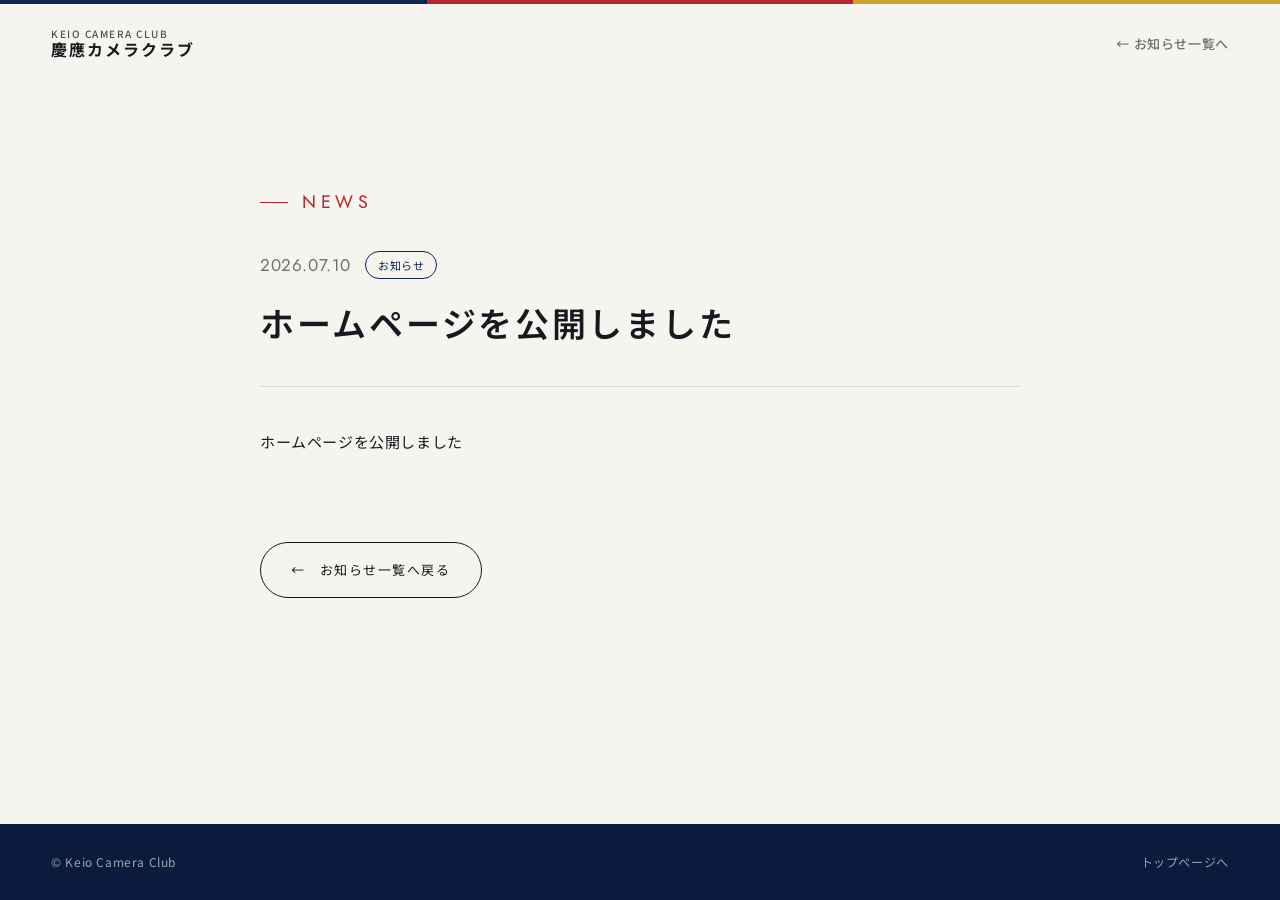
<file: news/20260710.html>
<!DOCTYPE html>
<html lang="ja">
<head>
<meta charset="UTF-8">
<meta name="viewport" content="width=device-width, initial-scale=1.0">
<title>ホームページを公開しました | 慶應カメラクラブ</title>
<link rel="icon" href="../favicon.ico" sizes="any">
<link rel="icon" href="../favicon-32.png" type="image/png" sizes="32x32">
<link rel="apple-touch-icon" href="../apple-touch-icon.png">
<link rel="preconnect" href="https://fonts.googleapis.com">
<link rel="preconnect" href="https://fonts.gstatic.com" crossorigin>
<link href="https://fonts.googleapis.com/css2?family=Jost:wght@300;400;500&family=Noto+Sans+JP:wght@300;400;500;600;700;900&display=swap" rel="stylesheet">
<link rel="stylesheet" href="news.css">
</head>
<body>

<div class="tricolor"><i></i><i></i><i></i></div>
<header class="header">
    <a href="../index.html" class="logo">

        <span class="logo__text"><small>KEIO CAMERA CLUB</small><strong>慶應カメラクラブ</strong></span>
    </a>
    <a href="../index.html#news" class="back">← お知らせ一覧へ</a>
</header>

<main class="article">
    <p class="article__en">News</p>
    <div class="article__meta"><time>2026.07.10</time><span class="tag">お知らせ</span></div>
    <h1 class="article__title">ホームページを公開しました</h1>

    <div class="article__body">
        <p>ホームページを公開しました</p>
    </div>

    <a href="../index.html#news" class="btn">お知らせ一覧へ戻る</a>
</main>

<footer class="footer">
    <span>&copy; Keio Camera Club</span>
    <a href="../index.html">トップページへ</a>
</footer>

</body>
</html>
</file>
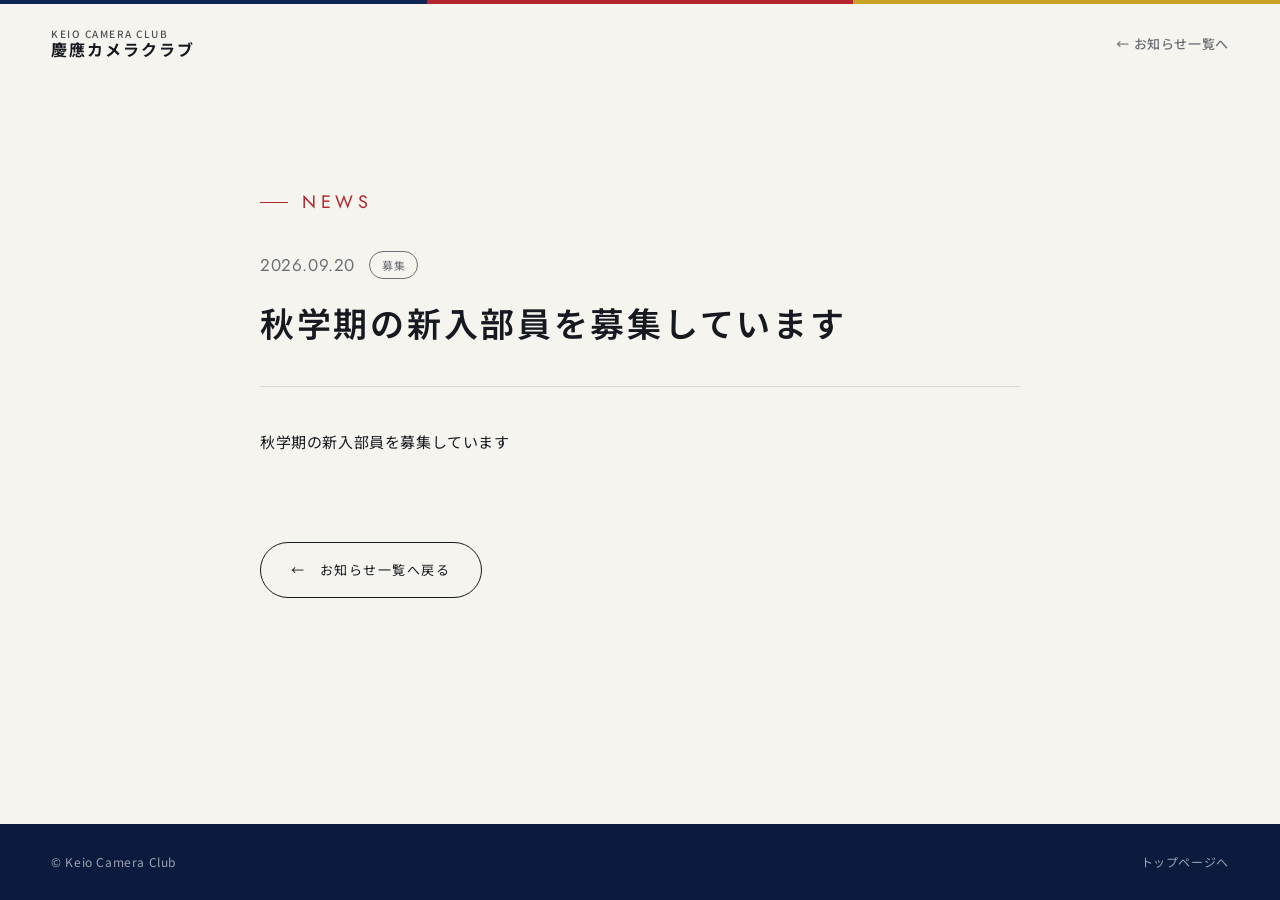
<file: news/20260920.html>
<!DOCTYPE html>
<html lang="ja">
<head>
<meta charset="UTF-8">
<meta name="viewport" content="width=device-width, initial-scale=1.0">
<title>秋学期の新入部員を募集しています | 慶應カメラクラブ</title>
<link rel="icon" href="../favicon.ico" sizes="any">
<link rel="icon" href="../favicon-32.png" type="image/png" sizes="32x32">
<link rel="apple-touch-icon" href="../apple-touch-icon.png">
<link rel="preconnect" href="https://fonts.googleapis.com">
<link rel="preconnect" href="https://fonts.gstatic.com" crossorigin>
<link href="https://fonts.googleapis.com/css2?family=Jost:wght@300;400;500&family=Noto+Sans+JP:wght@300;400;500;600;700;900&display=swap" rel="stylesheet">
<link rel="stylesheet" href="news.css">
</head>
<body>

<div class="tricolor"><i></i><i></i><i></i></div>
<header class="header">
    <a href="../index.html" class="logo">

        <span class="logo__text"><small>KEIO CAMERA CLUB</small><strong>慶應カメラクラブ</strong></span>
    </a>
    <a href="../index.html#news" class="back">← お知らせ一覧へ</a>
</header>

<main class="article">
    <p class="article__en">News</p>
    <div class="article__meta"><time>2026.09.20</time><span class="tag tag--gold">募集</span></div>
    <h1 class="article__title">秋学期の新入部員を募集しています</h1>

    <div class="article__body">
        <p>秋学期の新入部員を募集しています</p>
    </div>

    <a href="../index.html#news" class="btn">お知らせ一覧へ戻る</a>
</main>

<footer class="footer">
    <span>&copy; Keio Camera Club</span>
    <a href="../index.html">トップページへ</a>
</footer>

</body>
</html>
</file>
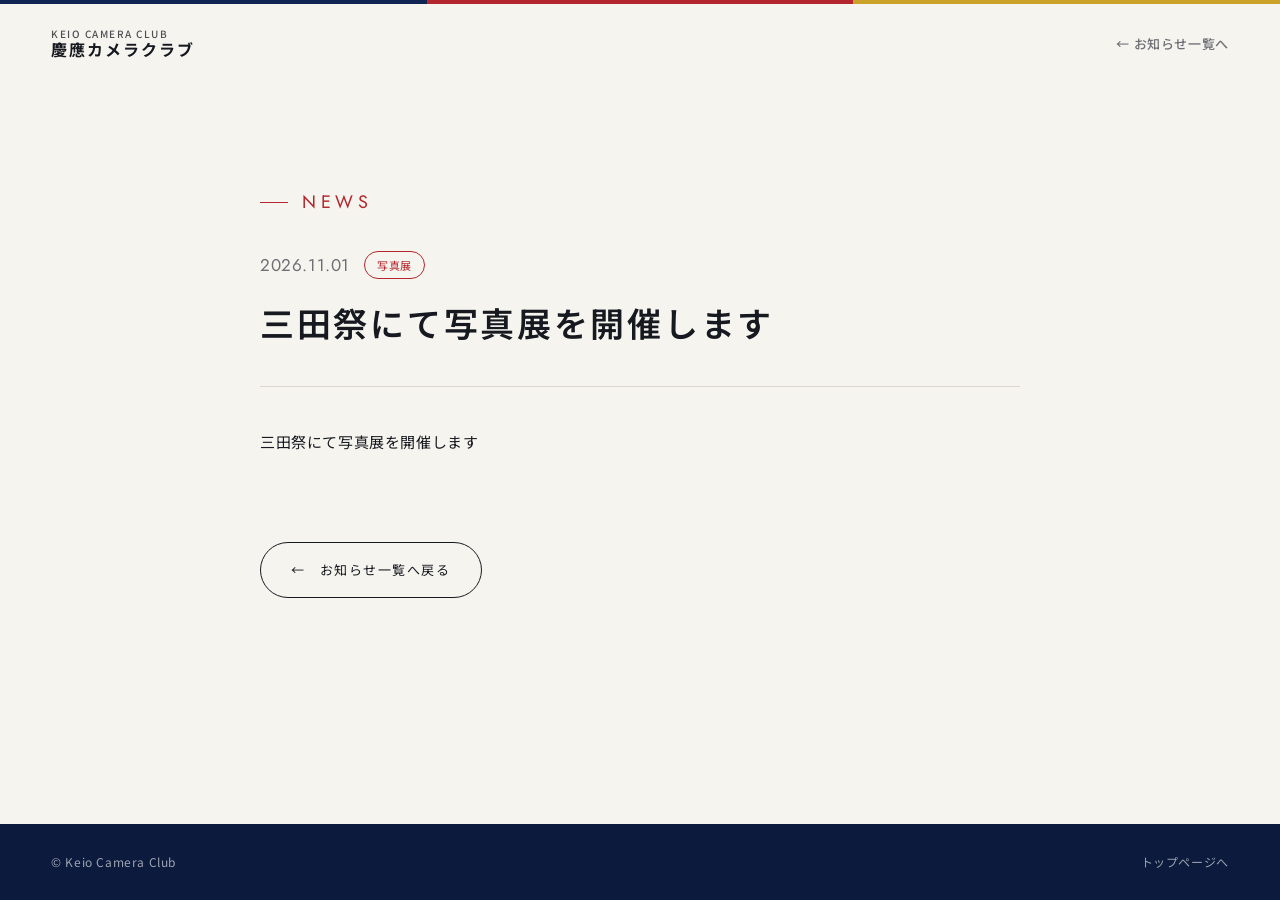
<file: news/20261101.html>
<!DOCTYPE html>
<html lang="ja">
<head>
<meta charset="UTF-8">
<meta name="viewport" content="width=device-width, initial-scale=1.0">
<title>三田祭にて写真展を開催します | 慶應カメラクラブ</title>
<link rel="icon" href="../favicon.ico" sizes="any">
<link rel="icon" href="../favicon-32.png" type="image/png" sizes="32x32">
<link rel="apple-touch-icon" href="../apple-touch-icon.png">
<link rel="preconnect" href="https://fonts.googleapis.com">
<link rel="preconnect" href="https://fonts.gstatic.com" crossorigin>
<link href="https://fonts.googleapis.com/css2?family=Jost:wght@300;400;500&family=Noto+Sans+JP:wght@300;400;500;600;700;900&display=swap" rel="stylesheet">
<link rel="stylesheet" href="news.css">
</head>
<body>

<div class="tricolor"><i></i><i></i><i></i></div>
<header class="header">
    <a href="../index.html" class="logo">

        <span class="logo__text"><small>KEIO CAMERA CLUB</small><strong>慶應カメラクラブ</strong></span>
    </a>
    <a href="../index.html#news" class="back">← お知らせ一覧へ</a>
</header>

<main class="article">
    <p class="article__en">News</p>
    <div class="article__meta"><time>2026.11.01</time><span class="tag tag--red">写真展</span></div>
    <h1 class="article__title">三田祭にて写真展を開催します</h1>

    <div class="article__body">
        <p>三田祭にて写真展を開催します</p>
    </div>

    <a href="../index.html#news" class="btn">お知らせ一覧へ戻る</a>
</main>

<footer class="footer">
    <span>&copy; Keio Camera Club</span>
    <a href="../index.html">トップページへ</a>
</footer>

</body>
</html>
</file>
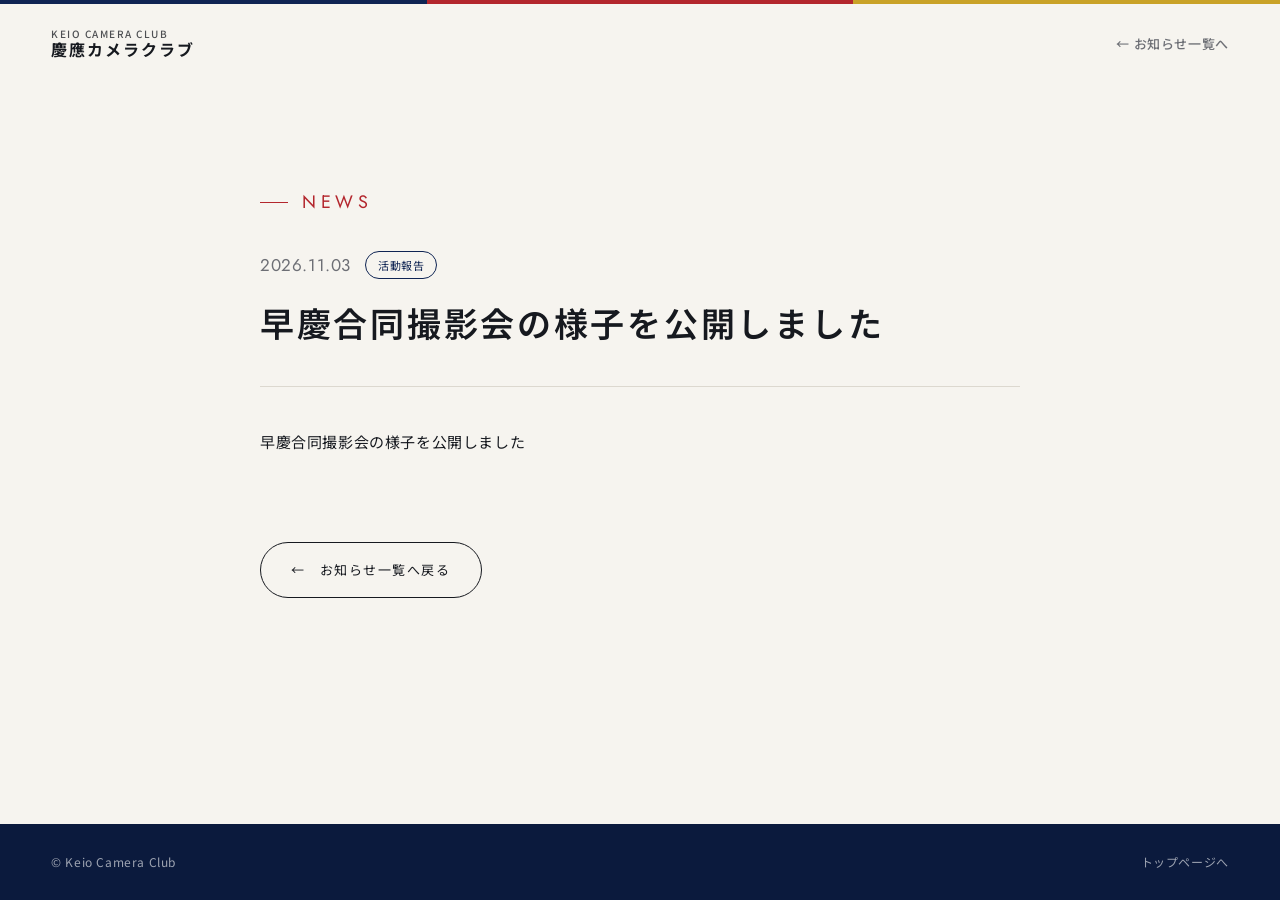
<file: news/20261103.html>
<!DOCTYPE html>
<html lang="ja">
<head>
<meta charset="UTF-8">
<meta name="viewport" content="width=device-width, initial-scale=1.0">
<title>早慶合同撮影会の様子を公開しました | 慶應カメラクラブ</title>
<link rel="icon" href="../favicon.ico" sizes="any">
<link rel="icon" href="../favicon-32.png" type="image/png" sizes="32x32">
<link rel="apple-touch-icon" href="../apple-touch-icon.png">
<link rel="preconnect" href="https://fonts.googleapis.com">
<link rel="preconnect" href="https://fonts.gstatic.com" crossorigin>
<link href="https://fonts.googleapis.com/css2?family=Jost:wght@300;400;500&family=Noto+Sans+JP:wght@300;400;500;600;700;900&display=swap" rel="stylesheet">
<link rel="stylesheet" href="news.css">
</head>
<body>

<div class="tricolor"><i></i><i></i><i></i></div>
<header class="header">
    <a href="../index.html" class="logo">

        <span class="logo__text"><small>KEIO CAMERA CLUB</small><strong>慶應カメラクラブ</strong></span>
    </a>
    <a href="../index.html#news" class="back">← お知らせ一覧へ</a>
</header>

<main class="article">
    <p class="article__en">News</p>
    <div class="article__meta"><time>2026.11.03</time><span class="tag">活動報告</span></div>
    <h1 class="article__title">早慶合同撮影会の様子を公開しました</h1>

    <div class="article__body">
        <p>早慶合同撮影会の様子を公開しました</p>
    </div>

    <a href="../index.html#news" class="btn">お知らせ一覧へ戻る</a>
</main>

<footer class="footer">
    <span>&copy; Keio Camera Club</span>
    <a href="../index.html">トップページへ</a>
</footer>

</body>
</html>
</file>
<file: news/news.css>
:root {
    --paper: #f6f4ef; --white: #fff; --ink: #16191f; --muted: #6d6f75; --line: #dcd8cf;
    --navy: #0f2453; --red: #b3262d; --gold: #c9a227;
    --serif-en: "Jost", "Noto Sans JP", sans-serif; --serif-ja: "Noto Sans JP", sans-serif; --sans: "Noto Sans JP", sans-serif;
}
*, *::before, *::after { box-sizing: border-box; }
body { font-synthesis: none; min-height: 100vh; display: flex; flex-direction: column; margin: 0; background: var(--paper); color: var(--ink); font-family: var(--sans); font-size: 15px; line-height: 2; letter-spacing: .04em; -webkit-font-smoothing: antialiased; }
a { color: inherit; text-decoration: none; }
img { display: block; max-width: 100%; margin: 2em 0; }

.tricolor { display: flex; height: 4px; }
.tricolor i { flex: 1; }
.tricolor i:nth-child(1) { background: var(--navy); }
.tricolor i:nth-child(2) { background: var(--red); }
.tricolor i:nth-child(3) { background: var(--gold); }

.header { display: flex; align-items: center; justify-content: space-between; width: min(1320px, 92vw); height: 80px; margin: 0 auto; }
.logo { display: flex; align-items: center; gap: 12px; line-height: 1.2; }
.logo__mark { display: grid; place-items: center; width: 40px; height: 40px; border: 1px solid currentColor; border-radius: 50%; font-family: var(--serif-en); font-size: 15px; font-weight: 500; }
.logo__text small { display: block; font-size: 10px; font-weight: 500; letter-spacing: .15em; opacity: .75; }
.logo__text strong { font-family: var(--serif-ja); font-size: 16px; font-weight: 700; letter-spacing: .12em; }
.back { font-size: 13px; font-weight: 500; color: var(--muted); transition: color .3s; }
.back:hover { color: var(--red); }

.article { flex: 1; width: min(760px, 88vw); margin: 0 auto; padding: 100px 0 140px; }
.article__en { display: flex; align-items: center; gap: 14px; margin: 0 0 28px; font-family: var(--serif-en); font-style: normal; font-size: 18px; color: var(--red); }
.article__en::before { content: ""; width: 28px; height: 1px; background: currentColor; }
.article__meta { display: flex; align-items: center; gap: 14px; }
.article__meta time { font-family: var(--serif-en); font-size: 17px; color: var(--muted); }
.tag { padding: 2px 12px; border: 1px solid var(--navy); border-radius: 999px; font-size: 11px; color: var(--navy); }
.tag--red { border-color: var(--red); color: var(--red); }
.tag--gold { border-color: var(--muted); color: var(--muted); }
.article__title { font-weight: 600; margin: 14px 0 0; padding-bottom: 36px; border-bottom: 1px solid var(--line); font-family: var(--serif-ja); font-weight: 600; font-size: clamp(24px, 3.4vw, 34px); line-height: 1.6; letter-spacing: .08em; }
.article__body { padding: 40px 0 64px; }
.article__body p { margin: 0 0 1.4em; }

.btn { display: inline-flex; align-items: center; gap: 14px; padding: 14px 30px; border: 1px solid currentColor; border-radius: 999px; font-size: 13px; letter-spacing: .12em; transition: background .3s, color .3s; }
.btn::before { content: "←"; }
.btn:hover { background: var(--ink); border-color: var(--ink); color: #fff; }

.footer { display: flex; justify-content: space-between; padding: 26px 4vw; background: #0b1a3d; color: rgba(255,255,255,.6); font-size: 12px; }
.footer a:hover { color: #fff; }

.article__en { text-transform: uppercase; letter-spacing: .25em; font-weight: 400; }
body { font-weight: 400; }
</file>
